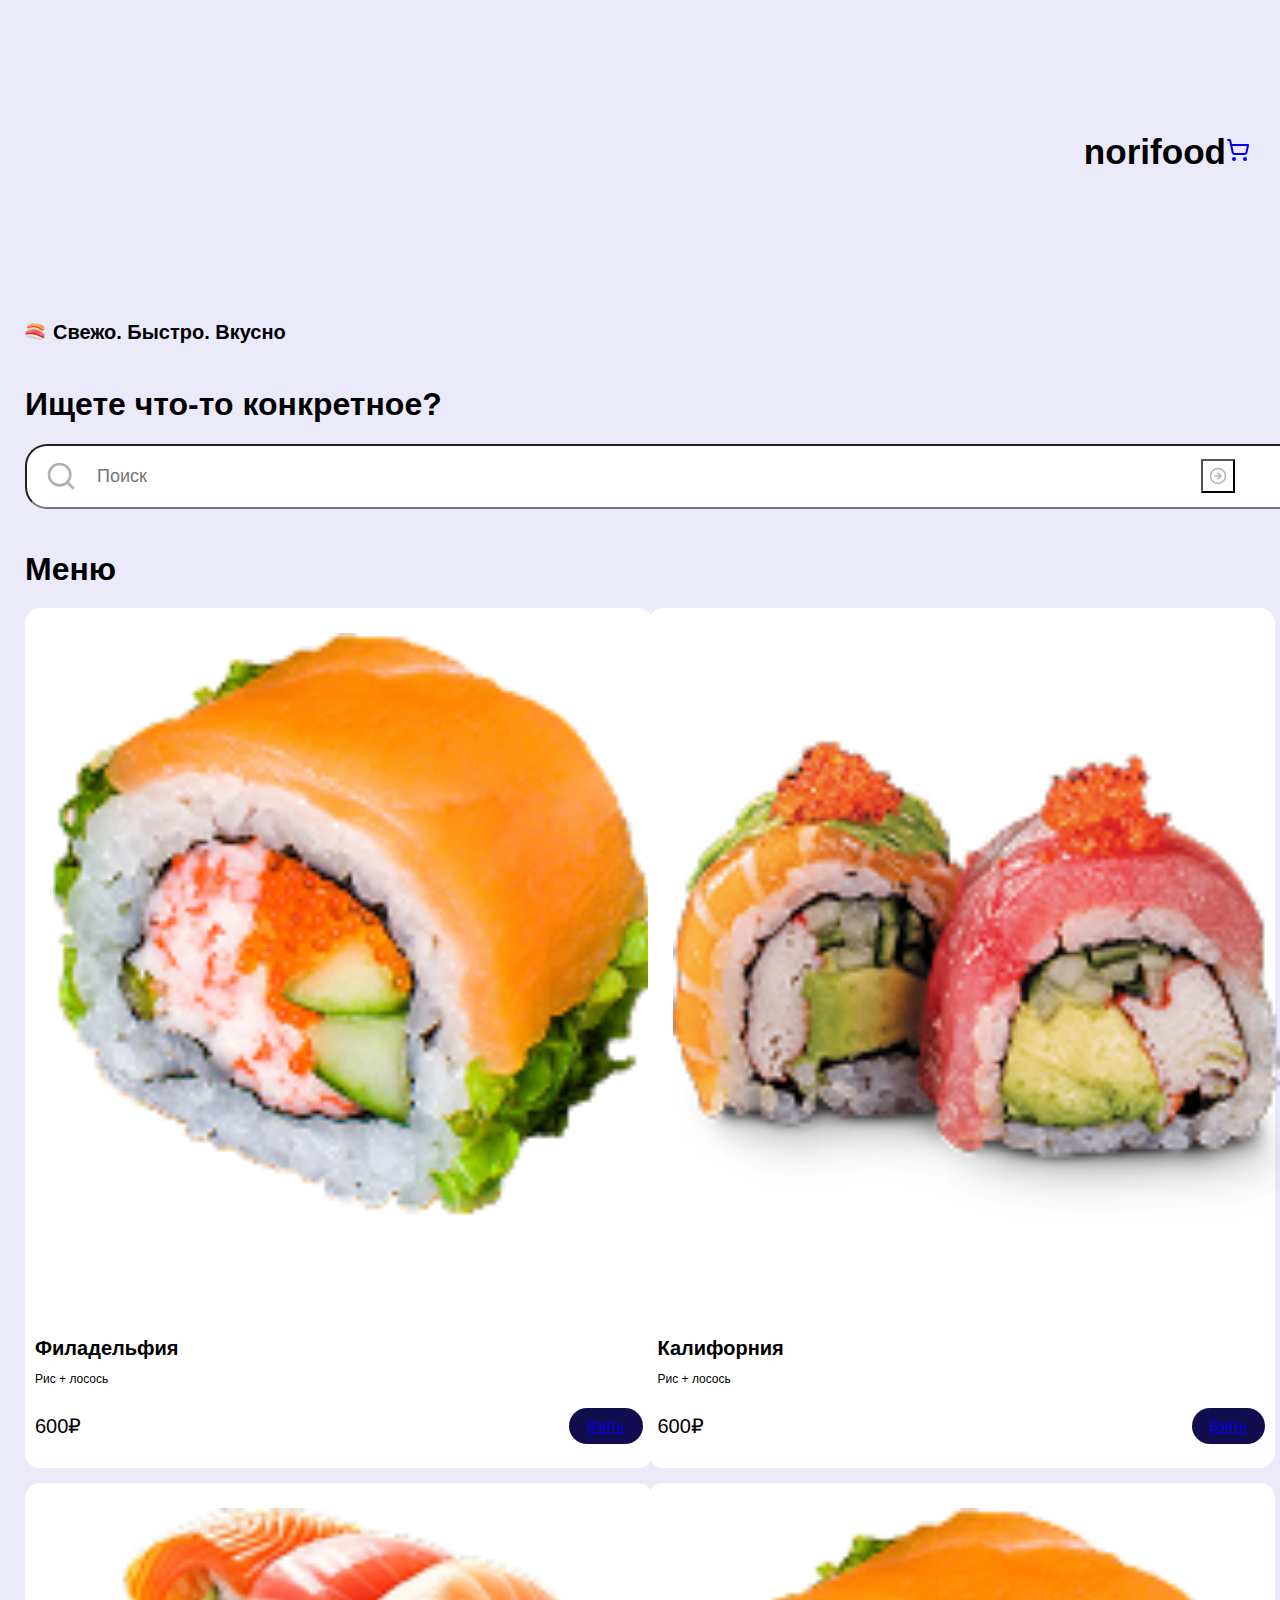
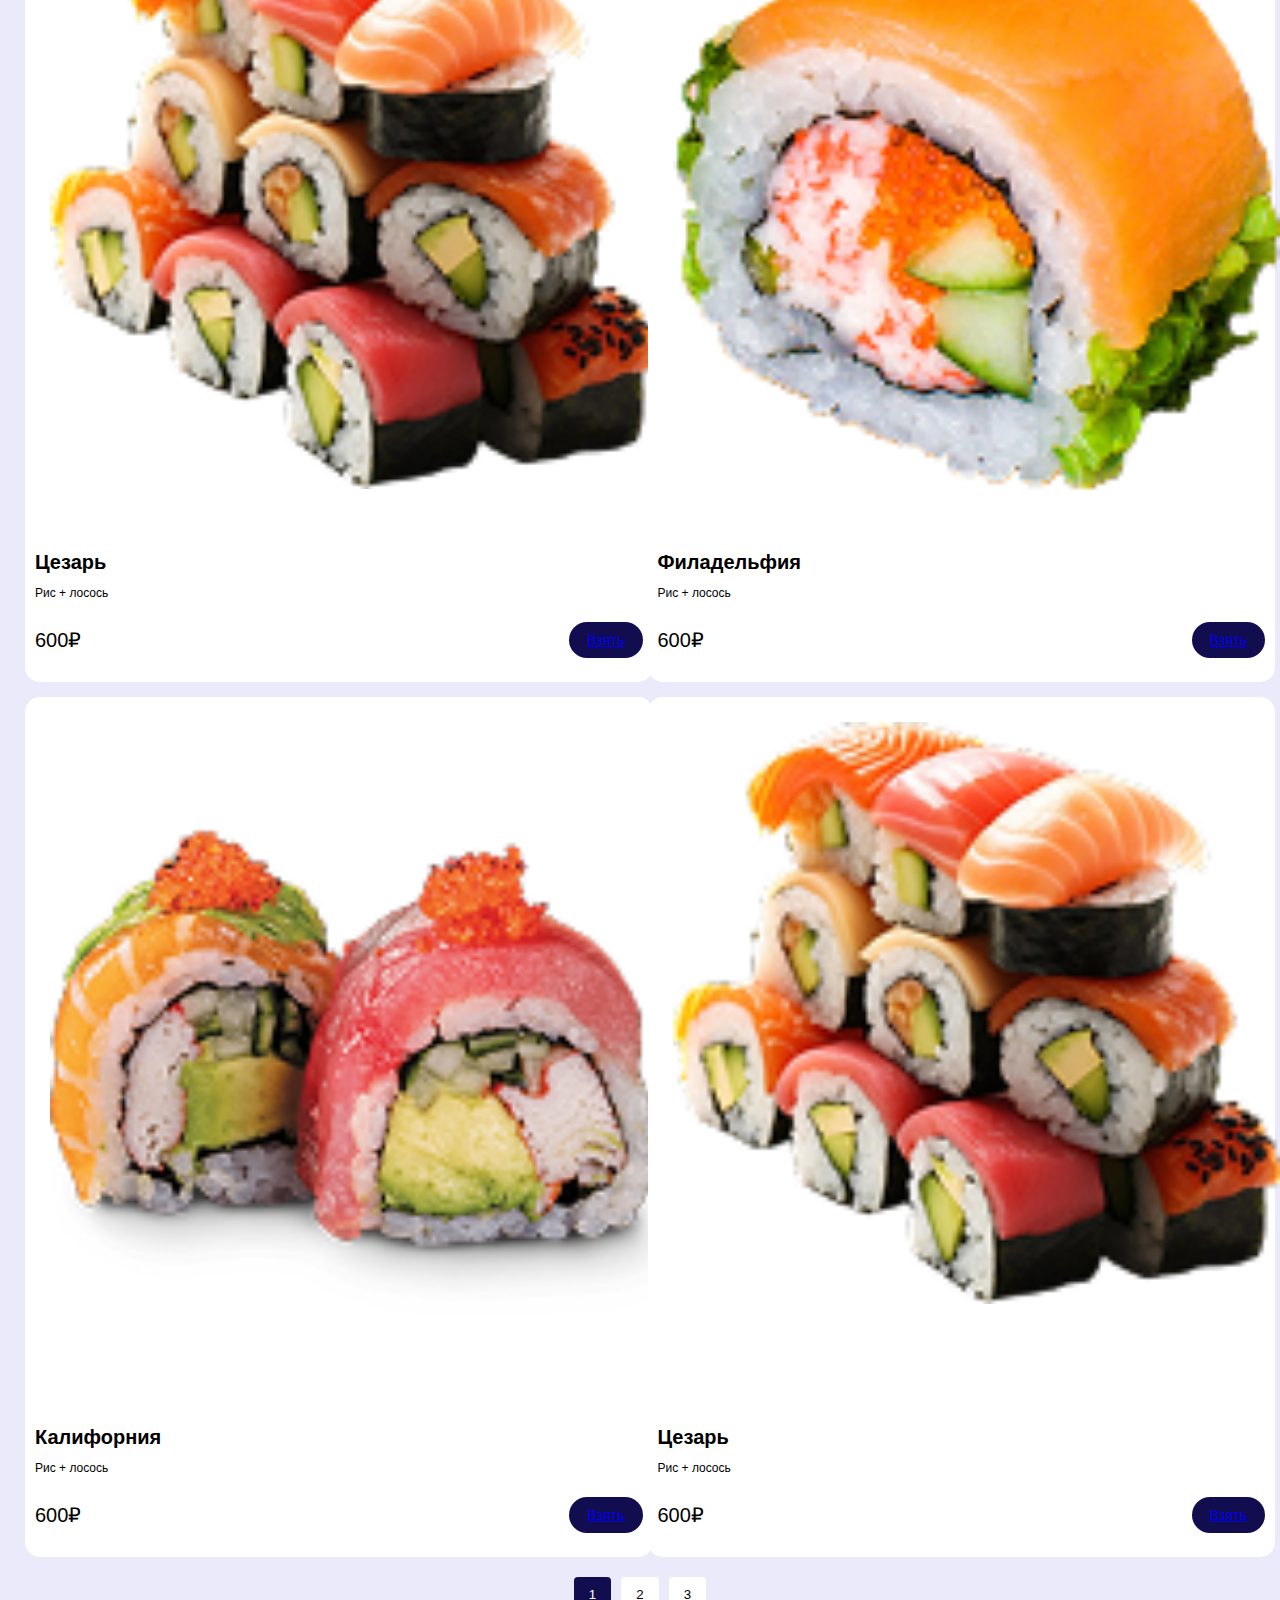
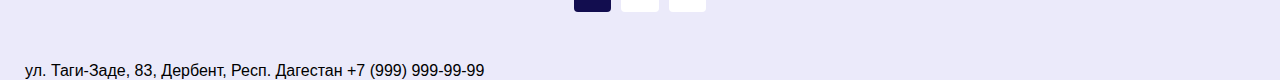
<file: index.html>
<!DOCTYPE html>
<html lang="ru">
    <head>
        <meta charset="UTF-8" />
        <meta name="viewport" content="width=device-width, initial-scale=1.0" />
        <title>norifood</title>
        <link rel="stylesheet" href="css/style.css" />
    </head>

    <body>
        <header class="header" id="header">
            <div class="burger" id="burger">
                <span></span>
                <span></span>
                <span></span>
            </div>

            <nav class="header__nav" id="header__nav">
                <ul>
                    <li><a>Главная</a></li>
                    <li><a href="#">О нас</a></li>
                </ul>
            </nav>

            <a class="header__title"><h3>norifood</h3></a>

            <a href="html/cart.html" class="header__cart" id="header-cart">
                <svg
                    xmlns="http://www.w3.org/2000/svg"
                    width="24"
                    height="24"
                    viewBox="0 0 24 24"
                    fill="none"
                    stroke="currentColor"
                    stroke-width="2"
                    stroke-linecap="round"
                    stroke-linejoin="round"
                    class="lucide lucide-shopping-cart-icon lucide-shopping-cart"
                >
                    <circle cx="8" cy="21" r="1" />
                    <circle cx="19" cy="21" r="1" />
                    <path
                        d="M2.05 2.05h2l2.66 12.42a2 2 0 0 0 2 1.58h9.78a2 2 0 0 0 1.95-1.57l1.65-7.43H5.12"
                    />
                </svg>
                <!-- <span id="cart-count">0</span> -->
            </a>
        </header>

        <main class="main">
            <section class="hero">
                <div class="container hero__container">
                    <h2 class="hero__intro">
                        <img
                            class="hero__intro-img"
                            src="images/sushi.png"
                            alt="sushi icon"
                        />
                        Свежо. Быстро. Вкусно
                    </h2>

                    <div class="hero__search">
                        <label for="search" class="hero__search-text">
                            Ищете что-то конкретное?</label
                        >
                        <div class="hero__search-input">
                            <input
                                id="search"
                                type="text"
                                placeholder="Поиск"
                            />

                            <svg
                                class="hero__search-loupe"
                                xmlns="http://www.w3.org/2000/svg"
                                width="24"
                                height="24"
                                viewBox="0 0 24 24"
                                fill="none"
                                stroke="currentColor"
                                stroke-width="2"
                                stroke-linecap="round"
                                stroke-linejoin="round"
                                class="lucide lucide-search-icon lucide-search"
                            >
                                <path d="m21 21-4.34-4.34" />
                                <circle cx="11" cy="11" r="8" />
                            </svg>

                            <button
                                form="search"
                                class="hero__search-button"
                                type="submit"
                            >
                                <svg
                                    xmlns="http://www.w3.org/2000/svg"
                                    width="24"
                                    height="24"
                                    viewBox="0 0 24 24"
                                    fill="none"
                                    stroke="currentColor"
                                    stroke-width="2"
                                    stroke-linecap="round"
                                    stroke-linejoin="round"
                                    class="lucide lucide-circle-arrow-right-icon lucide-circle-arrow-right"
                                >
                                    <circle cx="12" cy="12" r="10" />
                                    <path d="M8 12h8" />
                                    <path d="m12 16 4-4-4-4" />
                                </svg>
                                <!-- <svg
                                    xmlns="http://www.w3.org/2000/svg"
                                    width="24"
                                    height="24"
                                    viewBox="0 0 24 24"
                                    fill="none"
                                    stroke="currentColor"
                                    stroke-width="2"
                                    stroke-linecap="round"
                                    stroke-linejoin="round"
                                    class="lucide lucide-send-horizontal-icon lucide-send-horizontal"
                                >
                                    <path
                                        d="M3.714 3.048a.498.498 0 0 0-.683.627l2.843 7.627a2 2 0 0 1 0 1.396l-2.842 7.627a.498.498 0 0 0 .682.627l18-8.5a.5.5 0 0 0 0-.904z"
                                    />
                                    <path d="M6 12h16" />
                                </svg> -->
                            </button>
                        </div>
                    </div>
                </div>
            </section>

            <section class="menu">
                <div class="container menu__container">
                    <h4 class="menu__title">Меню</h4>

                    <div class="menu__cols" id="menu__cols">
                        <div class="menu__col">
                            <img
                                src="images/menu/image1.png"
                                alt="sushi image"
                            />
                            <div class="menu__col-cont">
                                <h5 class="menu__col-title">Филадельфия</h5>
                                <p class="menu__col-descr">Рис + лосось</p>
                                <div class="menu__col-order">
                                    <p class="menu__col-price">600₽</p>
                                    <div class="menu__col-btn">
                                        <a href="#">Взять</a>
                                    </div>
                                </div>
                            </div>
                        </div>
                        <div class="menu__col">
                            <img
                                src="images/menu/image2.png"
                                alt="sushi image"
                            />
                            <div class="menu__col-cont">
                                <h5 class="menu__col-title">Калифорния</h5>
                                <p class="menu__col-descr">Рис + лосось</p>
                                <div class="menu__col-order">
                                    <p class="menu__col-price">600₽</p>
                                    <div class="menu__col-btn">
                                        <a href="#">Взять</a>
                                    </div>
                                </div>
                            </div>
                        </div>
                        <div class="menu__col">
                            <img
                                src="images/menu/image3.png"
                                alt="sushi image"
                            />
                            <div class="menu__col-cont">
                                <h5 class="menu__col-title">Цезарь</h5>
                                <p class="menu__col-descr">Рис + лосось</p>
                                <div class="menu__col-order">
                                    <p class="menu__col-price">600₽</p>
                                    <div class="menu__col-btn">
                                        <a href="#">Взять</a>
                                    </div>
                                </div>
                            </div>
                        </div>
                        <div class="menu__col">
                            <img
                                src="images/menu/image1.png"
                                alt="sushi image"
                            />
                            <div class="menu__col-cont">
                                <h5 class="menu__col-title">Филадельфия</h5>
                                <p class="menu__col-descr">Рис + лосось</p>
                                <div class="menu__col-order">
                                    <p class="menu__col-price">600₽</p>
                                    <div class="menu__col-btn">
                                        <a href="#">Взять</a>
                                    </div>
                                </div>
                            </div>
                        </div>
                        <div class="menu__col">
                            <img
                                src="images/menu/image2.png"
                                alt="sushi image"
                            />
                            <div class="menu__col-cont">
                                <h5 class="menu__col-title">Калифорния</h5>
                                <p class="menu__col-descr">Рис + лосось</p>
                                <div class="menu__col-order">
                                    <p class="menu__col-price">600₽</p>
                                    <div class="menu__col-btn">
                                        <a href="#">Взять</a>
                                    </div>
                                </div>
                            </div>
                        </div>
                        <div class="menu__col">
                            <img
                                src="images/menu/image3.png"
                                alt="sushi image"
                            />
                            <div class="menu__col-cont">
                                <h5 class="menu__col-title">Цезарь</h5>
                                <p class="menu__col-descr">Рис + лосось</p>
                                <div class="menu__col-order">
                                    <p class="menu__col-price">600₽</p>
                                    <div class="menu__col-btn">
                                        <a href="#">Взять</a>
                                    </div>
                                </div>
                            </div>
                        </div>
                        <div class="menu__col">
                            <img
                                src="images/menu/image1.png"
                                alt="sushi image"
                            />
                            <div class="menu__col-cont">
                                <h5 class="menu__col-title">Филадельфия</h5>
                                <p class="menu__col-descr">Рис + лосось</p>
                                <div class="menu__col-order">
                                    <p class="menu__col-price">600₽</p>
                                    <div class="menu__col-btn">
                                        <a href="#">Взять</a>
                                    </div>
                                </div>
                            </div>
                        </div>
                        <div class="menu__col">
                            <img
                                src="images/menu/image2.png"
                                alt="sushi image"
                            />
                            <div class="menu__col-cont">
                                <h5 class="menu__col-title">Калифорния</h5>
                                <p class="menu__col-descr">Рис + лосось</p>
                                <div class="menu__col-order">
                                    <p class="menu__col-price">600₽</p>
                                    <div class="menu__col-btn">
                                        <a href="#">Взять</a>
                                    </div>
                                </div>
                            </div>
                        </div>
                        <div class="menu__col">
                            <img
                                src="images/menu/image3.png"
                                alt="sushi image"
                            />
                            <div class="menu__col-cont">
                                <h5 class="menu__col-title">Цезарь</h5>
                                <p class="menu__col-descr">Рис + лосось</p>
                                <div class="menu__col-order">
                                    <p class="menu__col-price">600₽</p>
                                    <div class="menu__col-btn">
                                        <a href="#">Взять</a>
                                    </div>
                                </div>
                            </div>
                        </div>
                        <div class="menu__col">
                            <img
                                src="images/menu/image1.png"
                                alt="sushi image"
                            />
                            <div class="menu__col-cont">
                                <h5 class="menu__col-title">Филадельфия</h5>
                                <p class="menu__col-descr">Рис + лосось</p>
                                <div class="menu__col-order">
                                    <p class="menu__col-price">600₽</p>
                                    <div class="menu__col-btn">
                                        <a href="#">Взять</a>
                                    </div>
                                </div>
                            </div>
                        </div>
                        <div class="menu__col">
                            <img
                                src="images/menu/image2.png"
                                alt="sushi image"
                            />
                            <div class="menu__col-cont">
                                <h5 class="menu__col-title">Калифорния</h5>
                                <p class="menu__col-descr">Рис + лосось</p>
                                <div class="menu__col-order">
                                    <p class="menu__col-price">600₽</p>
                                    <div class="menu__col-btn">
                                        <a href="#">Взять</a>
                                    </div>
                                </div>
                            </div>
                        </div>
                        <div class="menu__col">
                            <img
                                src="images/menu/image3.png"
                                alt="sushi image"
                            />
                            <div class="menu__col-cont">
                                <h5 class="menu__col-title">Цезарь</h5>
                                <p class="menu__col-descr">Рис + лосось</p>
                                <div class="menu__col-order">
                                    <p class="menu__col-price">600₽</p>
                                    <div class="menu__col-btn">
                                        <a href="#">Взять</a>
                                    </div>
                                </div>
                            </div>
                        </div>
                        <div class="menu__col">
                            <img
                                src="images/menu/image1.png"
                                alt="sushi image"
                            />
                            <div class="menu__col-cont">
                                <h5 class="menu__col-title">Филадельфия</h5>
                                <p class="menu__col-descr">Рис + лосось</p>
                                <div class="menu__col-order">
                                    <p class="menu__col-price">600₽</p>
                                    <div class="menu__col-btn">
                                        <a href="#">Взять</a>
                                    </div>
                                </div>
                            </div>
                        </div>
                        <div class="menu__col">
                            <img
                                src="images/menu/image2.png"
                                alt="sushi image"
                            />
                            <div class="menu__col-cont">
                                <h5 class="menu__col-title">Калифорния</h5>
                                <p class="menu__col-descr">Рис + лосось</p>
                                <div class="menu__col-order">
                                    <p class="menu__col-price">600₽</p>
                                    <div class="menu__col-btn">
                                        <a href="#">Взять</a>
                                    </div>
                                </div>
                            </div>
                        </div>
                        <div class="menu__col">
                            <img
                                src="images/menu/image3.png"
                                alt="sushi image"
                            />
                            <div class="menu__col-cont">
                                <h5 class="menu__col-title">Цезарь</h5>
                                <p class="menu__col-descr">Рис + лосось</p>
                                <div class="menu__col-order">
                                    <p class="menu__col-price">600₽</p>
                                    <div class="menu__col-btn">
                                        <a href="#">Взять</a>
                                    </div>
                                </div>
                            </div>
                        </div>
                        <div class="menu__col">
                            <img
                                src="images/menu/image1.png"
                                alt="sushi image"
                            />
                            <div class="menu__col-cont">
                                <h5 class="menu__col-title">Филадельфия</h5>
                                <p class="menu__col-descr">Рис + лосось</p>
                                <div class="menu__col-order">
                                    <p class="menu__col-price">600₽</p>
                                    <div class="menu__col-btn">
                                        <a href="#">Взять</a>
                                    </div>
                                </div>
                            </div>
                        </div>
                        <div class="menu__col">
                            <img
                                src="images/menu/image2.png"
                                alt="sushi image"
                            />
                            <div class="menu__col-cont">
                                <h5 class="menu__col-title">Калифорния</h5>
                                <p class="menu__col-descr">Рис + лосось</p>
                                <div class="menu__col-order">
                                    <p class="menu__col-price">600₽</p>
                                    <div class="menu__col-btn">
                                        <a href="#">Взять</a>
                                    </div>
                                </div>
                            </div>
                        </div>
                        <div class="menu__col">
                            <img
                                src="images/menu/image3.png"
                                alt="sushi image"
                            />
                            <div class="menu__col-cont">
                                <h5 class="menu__col-title">Цезарь</h5>
                                <p class="menu__col-descr">Рис + лосось</p>
                                <div class="menu__col-order">
                                    <p class="menu__col-price">600₽</p>
                                    <div class="menu__col-btn">
                                        <a href="#">Взять</a>
                                    </div>
                                </div>
                            </div>
                        </div>
                    </div>

                    <div class="pagination" id="pagination"></div>
                </div>
            </section>

            <footer class="footer">
                <div class="container footer__container">
                    ул. Таги-Заде, 83, Дербент, Респ. Дагестан
                    <span>+7 (999) 999-99-99</span>
                </div>
            </footer>
        </main>

        <script type="module" src="js/main.js"></script>
    </body>
</html>
</file>
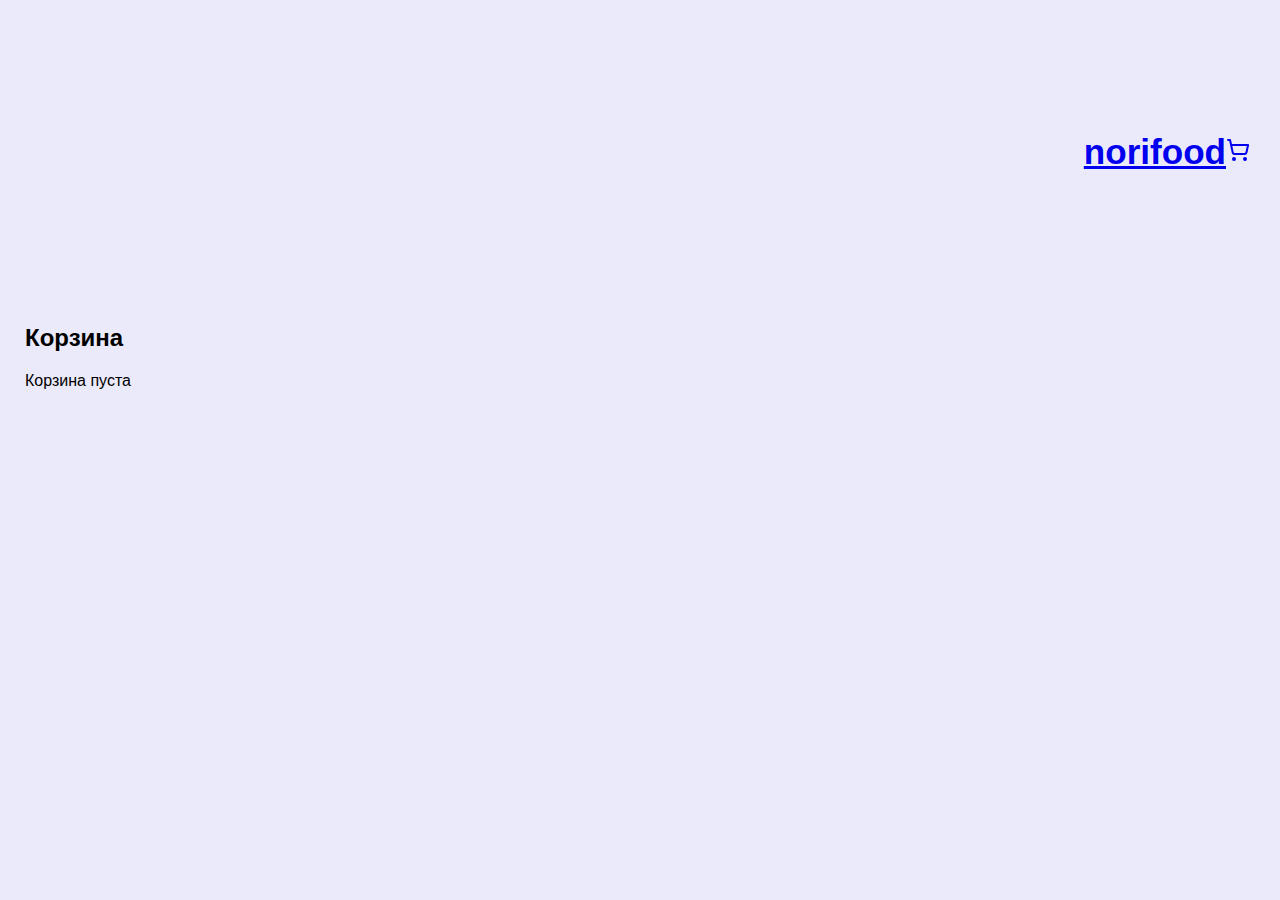
<file: html/cart.html>
<!DOCTYPE html>
<html lang="ru">
    <head>
        <meta charset="UTF-8" />
        <meta name="viewport" content="width=device-width, initial-scale=1.0" />
        <title>Корзина</title>
        <link rel="stylesheet" href="../css/style.css" />
    </head>
    <body>
        <header class="header">
            <div class="burger" id="burger">
                <span></span>
                <span></span>
                <span></span>
            </div>

            <nav class="header__nav" id="header__nav">
                <ul>
                    <li><a href="../index.html">Главная</a></li>
                    <li><a href="#">О нас</a></li>
                </ul>
            </nav>

            <a href="../index.html" class="header__title"><h3>norifood</h3></a>

            <a
                href="html/cart.html"
                class="header__cart-delete"
                id="header-cart"
            >
                <svg
                    xmlns="http://www.w3.org/2000/svg"
                    width="24"
                    height="24"
                    viewBox="0 0 24 24"
                    fill="none"
                    stroke="currentColor"
                    stroke-width="2"
                    stroke-linecap="round"
                    stroke-linejoin="round"
                    class="lucide lucide-shopping-cart-icon lucide-shopping-cart"
                >
                    <circle cx="8" cy="21" r="1" />
                    <circle cx="19" cy="21" r="1" />
                    <path
                        d="M2.05 2.05h2l2.66 12.42a2 2 0 0 0 2 1.58h9.78a2 2 0 0 0 1.95-1.57l1.65-7.43H5.12"
                    />
                </svg>
            </a>
        </header>

        <section class="cart">
            <div class="container cart__container">
                <h2 class="cart__title">Корзина</h2>
                <div id="cartContainer"></div>
            </div>
        </section>
    </body>

    <script type="module" src="../js/main.js"></script>
</html>
</file>
<file: css/style.css>
@import url("header.css");
@import url("hero.css");
@import url("menu.css");

body {
    margin: 0;
    font-family: "Montserrat", "Arial", sans-serif;
    font-weight: 500;
    background-color: #ebeafa;
}

.container {
    padding: 0 25px;
}
</file>
